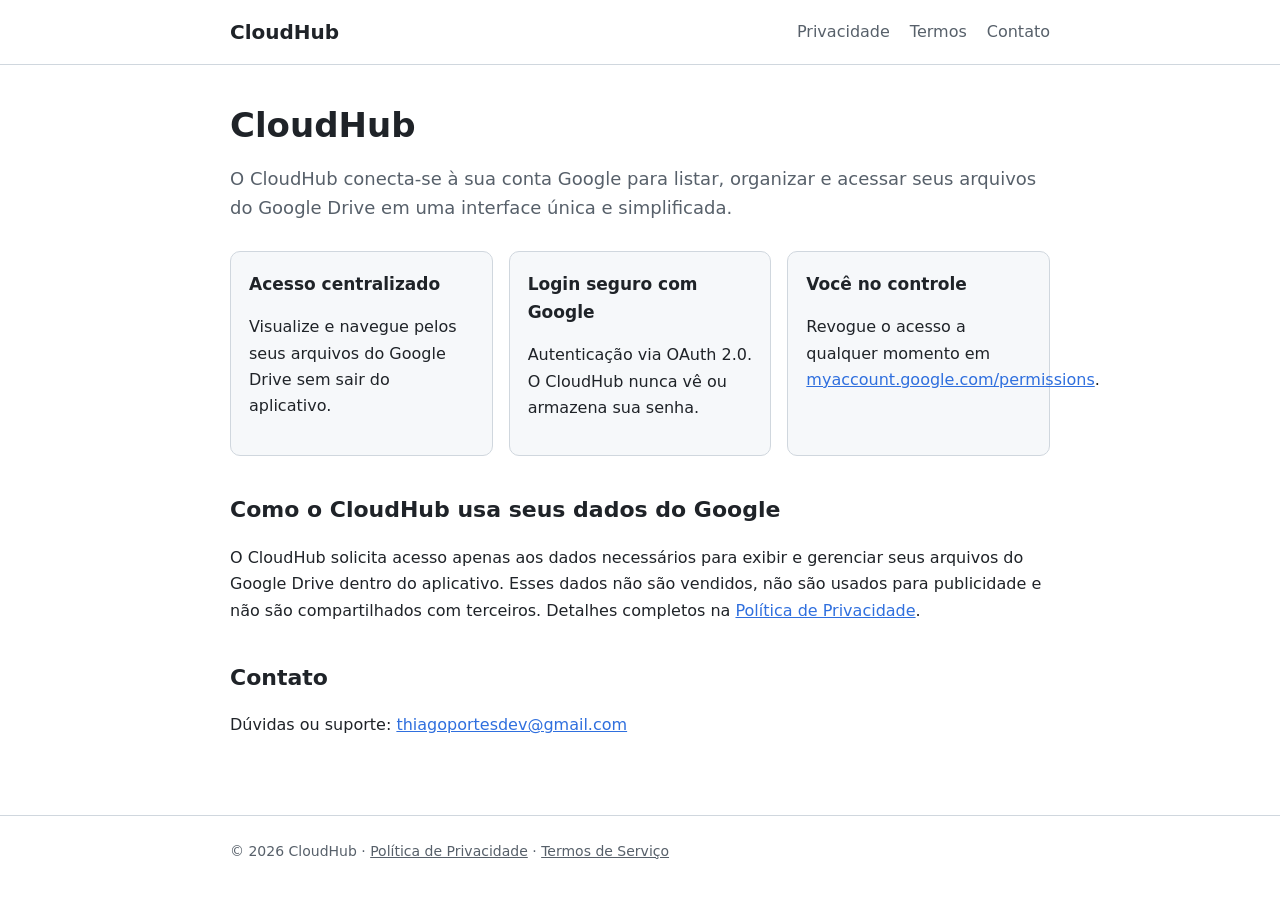
<file: index.html>
<!doctype html>
<html lang="pt-BR">
<head>
<meta charset="utf-8">
<meta name="viewport" content="width=device-width,initial-scale=1">
<title>CloudHub</title>
<meta name="description" content="CloudHub — organize e acesse seus arquivos do Google Drive em um só lugar.">
<link rel="stylesheet" href="style.css">
</head>
<body>
<header><div class="wrap"><nav>
  <a class="brand" href="./">CloudHub</a>
  <ul><li><a href="privacy.html">Privacidade</a></li><li><a href="terms.html">Termos</a></li><li><a href="mailto:thiagoportesdev@gmail.com">Contato</a></li></ul>
</nav></div></header>

<main><div class="wrap">
  <h1>CloudHub</h1>
  <p class="lead">O CloudHub conecta-se à sua conta Google para listar, organizar e acessar seus arquivos do Google Drive em uma interface única e simplificada.</p>

  <div class="cards">
    <div class="card"><h3>Acesso centralizado</h3><p>Visualize e navegue pelos seus arquivos do Google Drive sem sair do aplicativo.</p></div>
    <div class="card"><h3>Login seguro com Google</h3><p>Autenticação via OAuth 2.0. O CloudHub nunca vê ou armazena sua senha.</p></div>
    <div class="card"><h3>Você no controle</h3><p>Revogue o acesso a qualquer momento em <a href="https://myaccount.google.com/permissions" rel="noopener">myaccount.google.com/permissions</a>.</p></div>
  </div>

  <h2>Como o CloudHub usa seus dados do Google</h2>
  <p>O CloudHub solicita acesso apenas aos dados necessários para exibir e gerenciar seus arquivos do Google Drive dentro do aplicativo. Esses dados não são vendidos, não são usados para publicidade e não são compartilhados com terceiros. Detalhes completos na <a href="privacy.html">Política de Privacidade</a>.</p>

  <h2>Contato</h2>
  <p>Dúvidas ou suporte: <a href="mailto:thiagoportesdev@gmail.com">thiagoportesdev@gmail.com</a></p>
</div></main>

<footer><div class="wrap">© 2026 CloudHub · <a href="privacy.html">Política de Privacidade</a> · <a href="terms.html">Termos de Serviço</a></div></footer>
</body>
</html>
</file>
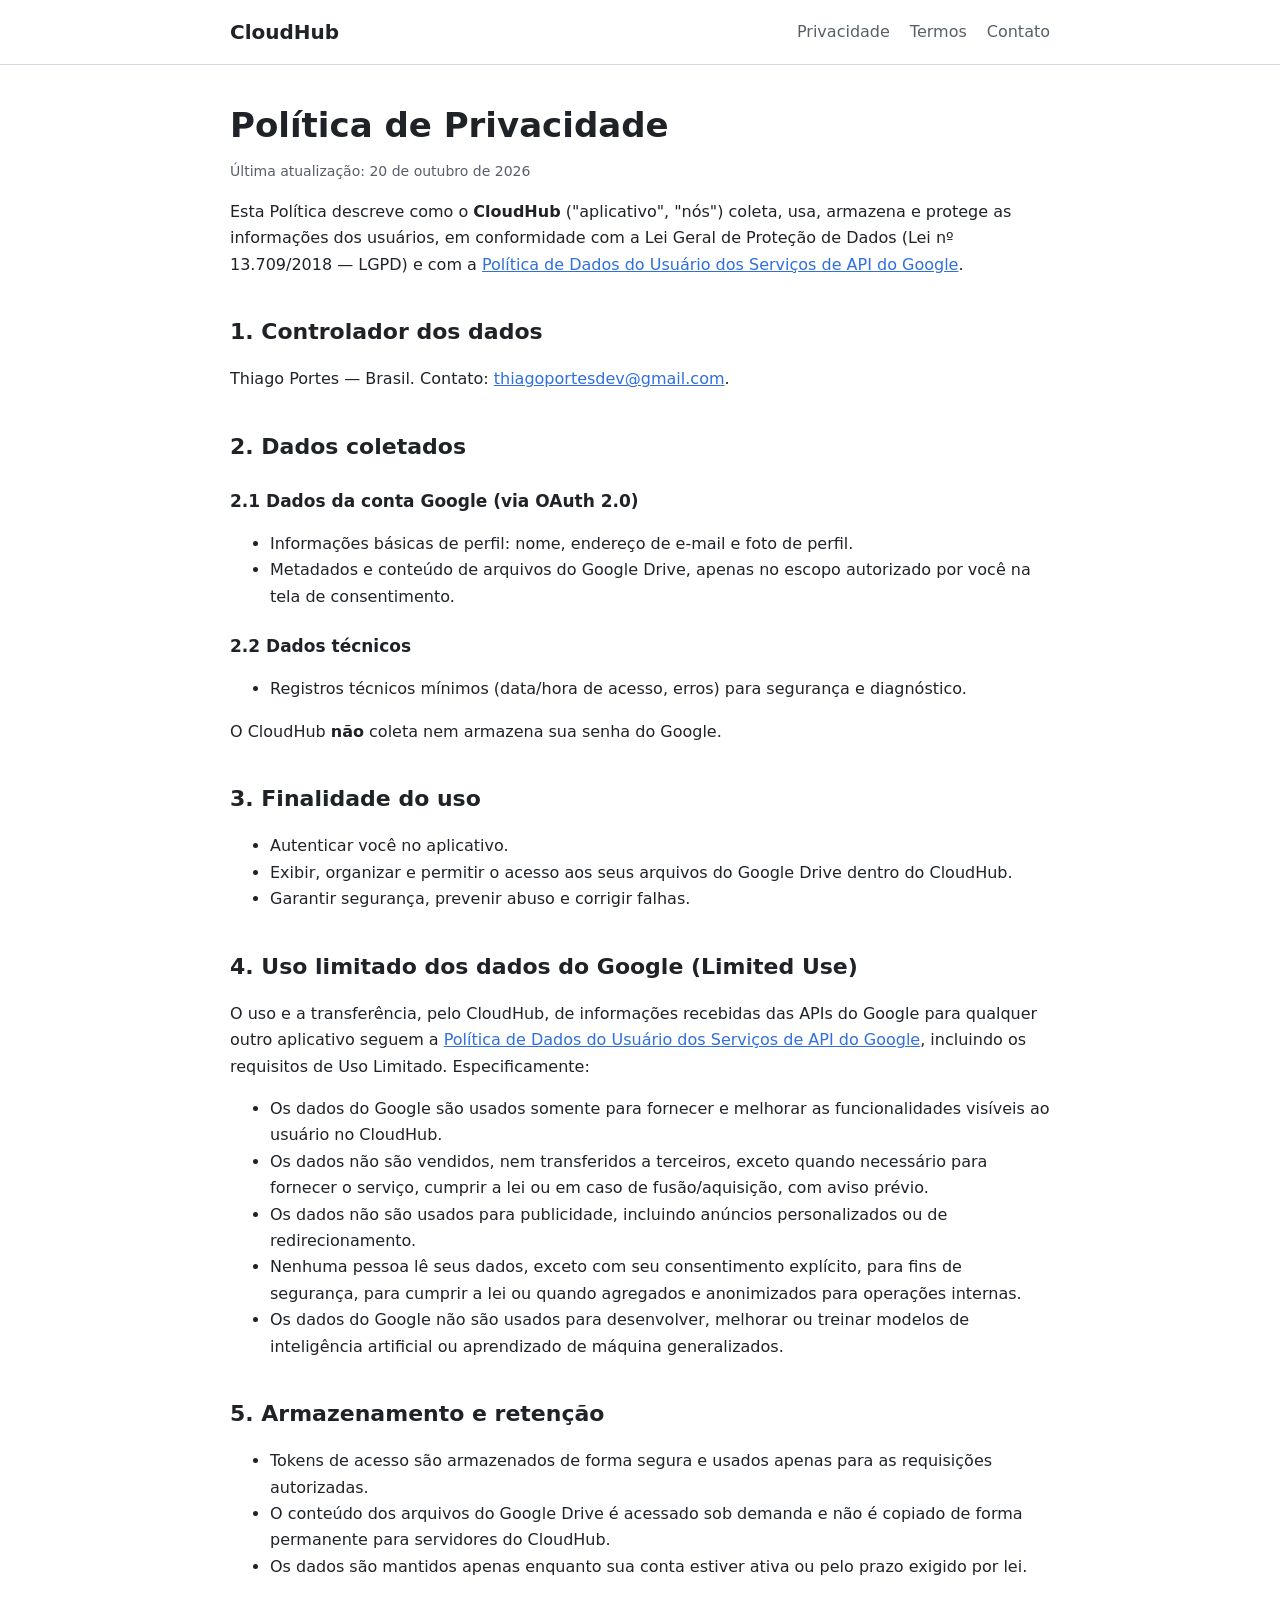
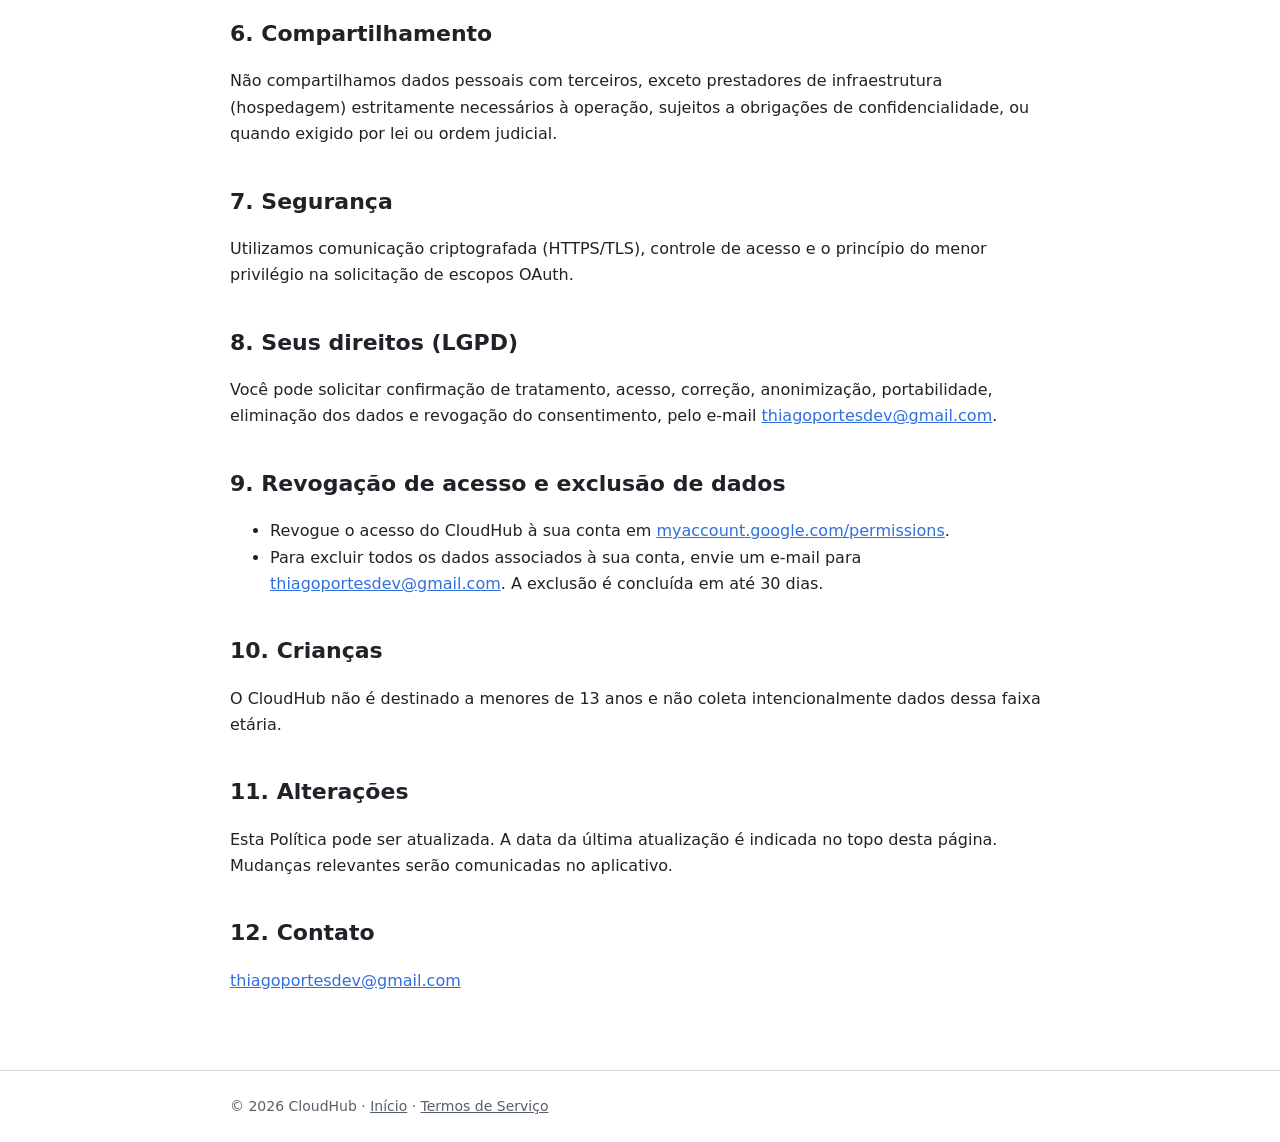
<file: privacy.html>
<!doctype html>
<html lang="pt-BR">
<head>
<meta charset="utf-8">
<meta name="viewport" content="width=device-width,initial-scale=1">
<title>Política de Privacidade — CloudHub</title>
<link rel="stylesheet" href="style.css">
</head>
<body>
<header><div class="wrap"><nav>
  <a class="brand" href="./">CloudHub</a>
  <ul><li><a href="privacy.html">Privacidade</a></li><li><a href="terms.html">Termos</a></li><li><a href="mailto:thiagoportesdev@gmail.com">Contato</a></li></ul>
</nav></div></header>

<main><div class="wrap">
  <h1>Política de Privacidade</h1>
  <p class="meta">Última atualização: 20 de outubro de 2026</p>

  <p>Esta Política descreve como o <strong>CloudHub</strong> ("aplicativo", "nós") coleta, usa, armazena e protege as informações dos usuários, em conformidade com a Lei Geral de Proteção de Dados (Lei nº 13.709/2018 — LGPD) e com a <a href="https://developers.google.com/terms/api-services-user-data-policy" rel="noopener">Política de Dados do Usuário dos Serviços de API do Google</a>.</p>

  <h2>1. Controlador dos dados</h2>
  <p>Thiago Portes — Brasil. Contato: <a href="mailto:thiagoportesdev@gmail.com">thiagoportesdev@gmail.com</a>.</p>

  <h2>2. Dados coletados</h2>
  <h3>2.1 Dados da conta Google (via OAuth 2.0)</h3>
  <ul>
    <li>Informações básicas de perfil: nome, endereço de e-mail e foto de perfil.</li>
    <li>Metadados e conteúdo de arquivos do Google Drive, apenas no escopo autorizado por você na tela de consentimento.</li>
  </ul>
  <h3>2.2 Dados técnicos</h3>
  <ul>
    <li>Registros técnicos mínimos (data/hora de acesso, erros) para segurança e diagnóstico.</li>
  </ul>
  <p>O CloudHub <strong>não</strong> coleta nem armazena sua senha do Google.</p>

  <h2>3. Finalidade do uso</h2>
  <ul>
    <li>Autenticar você no aplicativo.</li>
    <li>Exibir, organizar e permitir o acesso aos seus arquivos do Google Drive dentro do CloudHub.</li>
    <li>Garantir segurança, prevenir abuso e corrigir falhas.</li>
  </ul>

  <h2>4. Uso limitado dos dados do Google (Limited Use)</h2>
  <p>O uso e a transferência, pelo CloudHub, de informações recebidas das APIs do Google para qualquer outro aplicativo seguem a <a href="https://developers.google.com/terms/api-services-user-data-policy" rel="noopener">Política de Dados do Usuário dos Serviços de API do Google</a>, incluindo os requisitos de Uso Limitado. Especificamente:</p>
  <ul>
    <li>Os dados do Google são usados somente para fornecer e melhorar as funcionalidades visíveis ao usuário no CloudHub.</li>
    <li>Os dados não são vendidos, nem transferidos a terceiros, exceto quando necessário para fornecer o serviço, cumprir a lei ou em caso de fusão/aquisição, com aviso prévio.</li>
    <li>Os dados não são usados para publicidade, incluindo anúncios personalizados ou de redirecionamento.</li>
    <li>Nenhuma pessoa lê seus dados, exceto com seu consentimento explícito, para fins de segurança, para cumprir a lei ou quando agregados e anonimizados para operações internas.</li>
    <li>Os dados do Google não são usados para desenvolver, melhorar ou treinar modelos de inteligência artificial ou aprendizado de máquina generalizados.</li>
  </ul>

  <h2>5. Armazenamento e retenção</h2>
  <ul>
    <li>Tokens de acesso são armazenados de forma segura e usados apenas para as requisições autorizadas.</li>
    <li>O conteúdo dos arquivos do Google Drive é acessado sob demanda e não é copiado de forma permanente para servidores do CloudHub.</li>
    <li>Os dados são mantidos apenas enquanto sua conta estiver ativa ou pelo prazo exigido por lei.</li>
  </ul>

  <h2>6. Compartilhamento</h2>
  <p>Não compartilhamos dados pessoais com terceiros, exceto prestadores de infraestrutura (hospedagem) estritamente necessários à operação, sujeitos a obrigações de confidencialidade, ou quando exigido por lei ou ordem judicial.</p>

  <h2>7. Segurança</h2>
  <p>Utilizamos comunicação criptografada (HTTPS/TLS), controle de acesso e o princípio do menor privilégio na solicitação de escopos OAuth.</p>

  <h2>8. Seus direitos (LGPD)</h2>
  <p>Você pode solicitar confirmação de tratamento, acesso, correção, anonimização, portabilidade, eliminação dos dados e revogação do consentimento, pelo e-mail <a href="mailto:thiagoportesdev@gmail.com">thiagoportesdev@gmail.com</a>.</p>

  <h2>9. Revogação de acesso e exclusão de dados</h2>
  <ul>
    <li>Revogue o acesso do CloudHub à sua conta em <a href="https://myaccount.google.com/permissions" rel="noopener">myaccount.google.com/permissions</a>.</li>
    <li>Para excluir todos os dados associados à sua conta, envie um e-mail para <a href="mailto:thiagoportesdev@gmail.com">thiagoportesdev@gmail.com</a>. A exclusão é concluída em até 30 dias.</li>
  </ul>

  <h2>10. Crianças</h2>
  <p>O CloudHub não é destinado a menores de 13 anos e não coleta intencionalmente dados dessa faixa etária.</p>

  <h2>11. Alterações</h2>
  <p>Esta Política pode ser atualizada. A data da última atualização é indicada no topo desta página. Mudanças relevantes serão comunicadas no aplicativo.</p>

  <h2>12. Contato</h2>
  <p><a href="mailto:thiagoportesdev@gmail.com">thiagoportesdev@gmail.com</a></p>
</div></main>

<footer><div class="wrap">© 2026 CloudHub · <a href="./">Início</a> · <a href="terms.html">Termos de Serviço</a></div></footer>
</body>
</html>
</file>
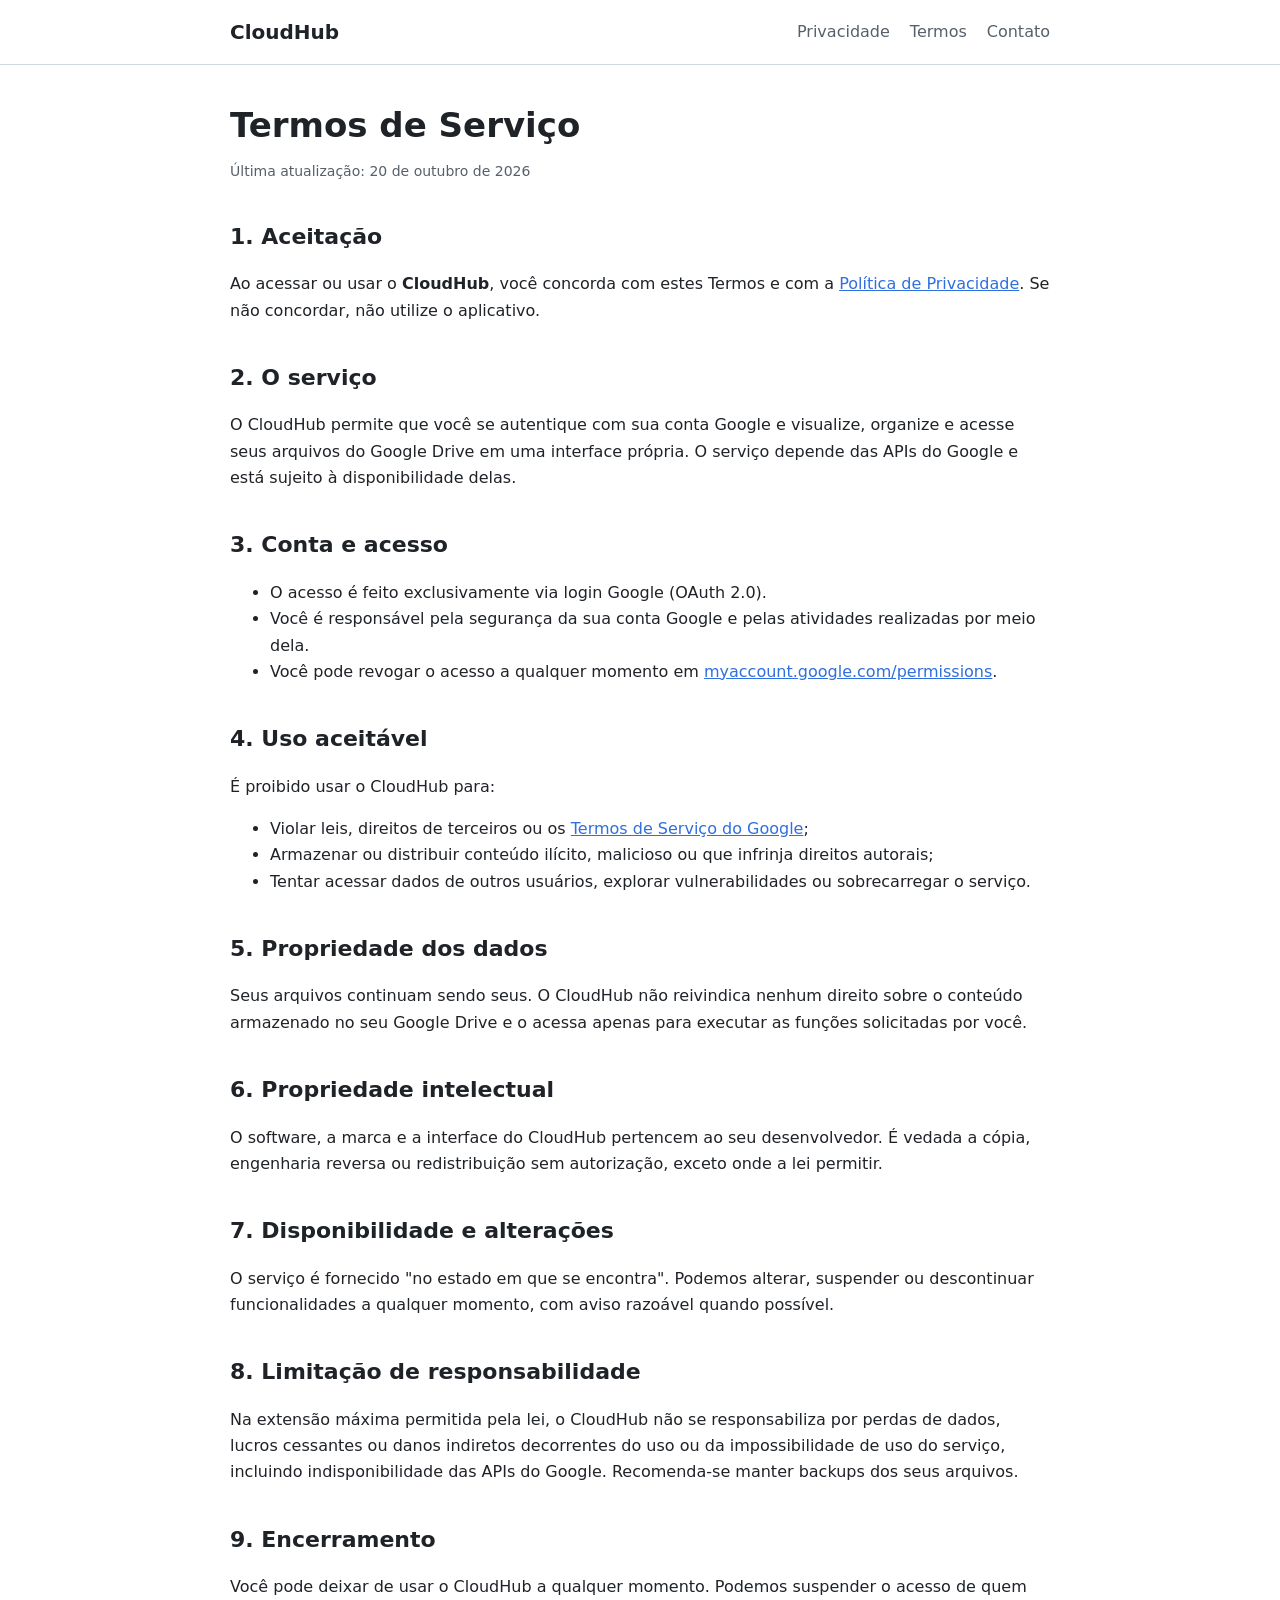
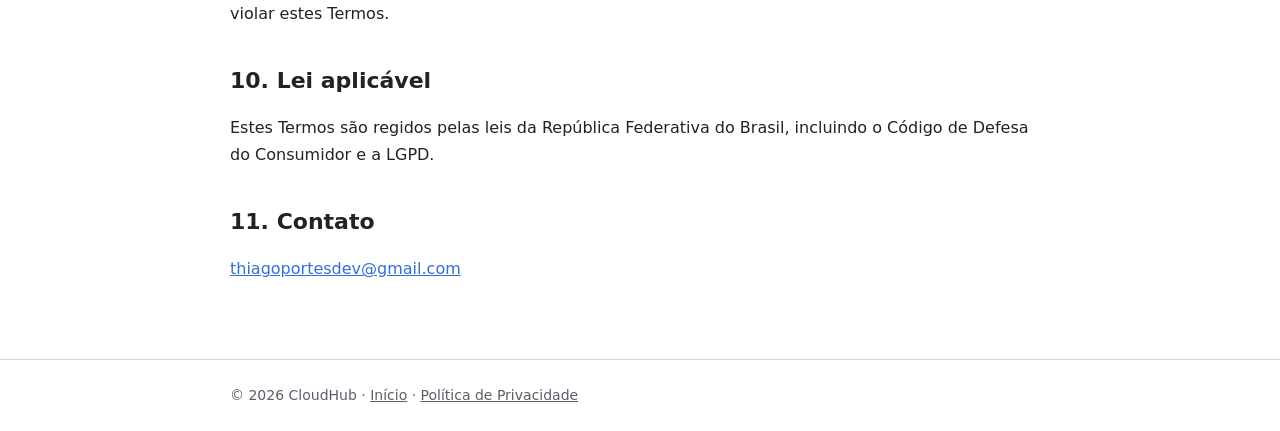
<file: terms.html>
<!doctype html>
<html lang="pt-BR">
<head>
<meta charset="utf-8">
<meta name="viewport" content="width=device-width,initial-scale=1">
<title>Termos de Serviço — CloudHub</title>
<link rel="stylesheet" href="style.css">
</head>
<body>
<header><div class="wrap"><nav>
  <a class="brand" href="./">CloudHub</a>
  <ul><li><a href="privacy.html">Privacidade</a></li><li><a href="terms.html">Termos</a></li><li><a href="mailto:thiagoportesdev@gmail.com">Contato</a></li></ul>
</nav></div></header>

<main><div class="wrap">
  <h1>Termos de Serviço</h1>
  <p class="meta">Última atualização: 20 de outubro de 2026</p>

  <h2>1. Aceitação</h2>
  <p>Ao acessar ou usar o <strong>CloudHub</strong>, você concorda com estes Termos e com a <a href="privacy.html">Política de Privacidade</a>. Se não concordar, não utilize o aplicativo.</p>

  <h2>2. O serviço</h2>
  <p>O CloudHub permite que você se autentique com sua conta Google e visualize, organize e acesse seus arquivos do Google Drive em uma interface própria. O serviço depende das APIs do Google e está sujeito à disponibilidade delas.</p>

  <h2>3. Conta e acesso</h2>
  <ul>
    <li>O acesso é feito exclusivamente via login Google (OAuth 2.0).</li>
    <li>Você é responsável pela segurança da sua conta Google e pelas atividades realizadas por meio dela.</li>
    <li>Você pode revogar o acesso a qualquer momento em <a href="https://myaccount.google.com/permissions" rel="noopener">myaccount.google.com/permissions</a>.</li>
  </ul>

  <h2>4. Uso aceitável</h2>
  <p>É proibido usar o CloudHub para:</p>
  <ul>
    <li>Violar leis, direitos de terceiros ou os <a href="https://policies.google.com/terms" rel="noopener">Termos de Serviço do Google</a>;</li>
    <li>Armazenar ou distribuir conteúdo ilícito, malicioso ou que infrinja direitos autorais;</li>
    <li>Tentar acessar dados de outros usuários, explorar vulnerabilidades ou sobrecarregar o serviço.</li>
  </ul>

  <h2>5. Propriedade dos dados</h2>
  <p>Seus arquivos continuam sendo seus. O CloudHub não reivindica nenhum direito sobre o conteúdo armazenado no seu Google Drive e o acessa apenas para executar as funções solicitadas por você.</p>

  <h2>6. Propriedade intelectual</h2>
  <p>O software, a marca e a interface do CloudHub pertencem ao seu desenvolvedor. É vedada a cópia, engenharia reversa ou redistribuição sem autorização, exceto onde a lei permitir.</p>

  <h2>7. Disponibilidade e alterações</h2>
  <p>O serviço é fornecido "no estado em que se encontra". Podemos alterar, suspender ou descontinuar funcionalidades a qualquer momento, com aviso razoável quando possível.</p>

  <h2>8. Limitação de responsabilidade</h2>
  <p>Na extensão máxima permitida pela lei, o CloudHub não se responsabiliza por perdas de dados, lucros cessantes ou danos indiretos decorrentes do uso ou da impossibilidade de uso do serviço, incluindo indisponibilidade das APIs do Google. Recomenda-se manter backups dos seus arquivos.</p>

  <h2>9. Encerramento</h2>
  <p>Você pode deixar de usar o CloudHub a qualquer momento. Podemos suspender o acesso de quem violar estes Termos.</p>

  <h2>10. Lei aplicável</h2>
  <p>Estes Termos são regidos pelas leis da República Federativa do Brasil, incluindo o Código de Defesa do Consumidor e a LGPD.</p>

  <h2>11. Contato</h2>
  <p><a href="mailto:thiagoportesdev@gmail.com">thiagoportesdev@gmail.com</a></p>
</div></main>

<footer><div class="wrap">© 2026 CloudHub · <a href="./">Início</a> · <a href="privacy.html">Política de Privacidade</a></div></footer>
</body>
</html>
</file>
<file: style.css>
:root{--bg:#0f1115;--fg:#e8eaed;--muted:#9aa0a6;--accent:#4f8cff;--card:#171a21;--border:#262a33}
@media (prefers-color-scheme: light){:root{--bg:#ffffff;--fg:#1f2328;--muted:#57606a;--accent:#2f6fde;--card:#f6f8fa;--border:#d0d7de}}
*{box-sizing:border-box}
body{margin:0;background:var(--bg);color:var(--fg);font:16px/1.65 system-ui,-apple-system,"Segoe UI",Roboto,sans-serif}
a{color:var(--accent)}
header{border-bottom:1px solid var(--border)}
.wrap{max-width:860px;margin:0 auto;padding:0 20px}
nav{display:flex;align-items:center;justify-content:space-between;height:64px}
nav .brand{font-weight:700;font-size:20px;color:var(--fg);text-decoration:none}
nav ul{display:flex;gap:20px;list-style:none;margin:0;padding:0}
nav ul a{color:var(--muted);text-decoration:none}
nav ul a:hover{color:var(--fg)}
main{padding:40px 0 60px}
h1{font-size:34px;line-height:1.2;margin:0 0 12px}
h2{font-size:22px;margin:36px 0 8px}
h3{font-size:17px;margin:22px 0 6px}
.lead{color:var(--muted);font-size:18px}
.cards{display:grid;grid-template-columns:repeat(auto-fit,minmax(220px,1fr));gap:16px;margin-top:28px}
.card{background:var(--card);border:1px solid var(--border);border-radius:10px;padding:18px}
.card h3{margin-top:0}
.meta{color:var(--muted);font-size:14px}
footer{border-top:1px solid var(--border);padding:24px 0;color:var(--muted);font-size:14px}
footer a{color:var(--muted)}
code{background:var(--card);padding:2px 6px;border-radius:4px}
@media (max-width:560px){nav ul{gap:12px;font-size:14px}h1{font-size:28px}}
</file>
